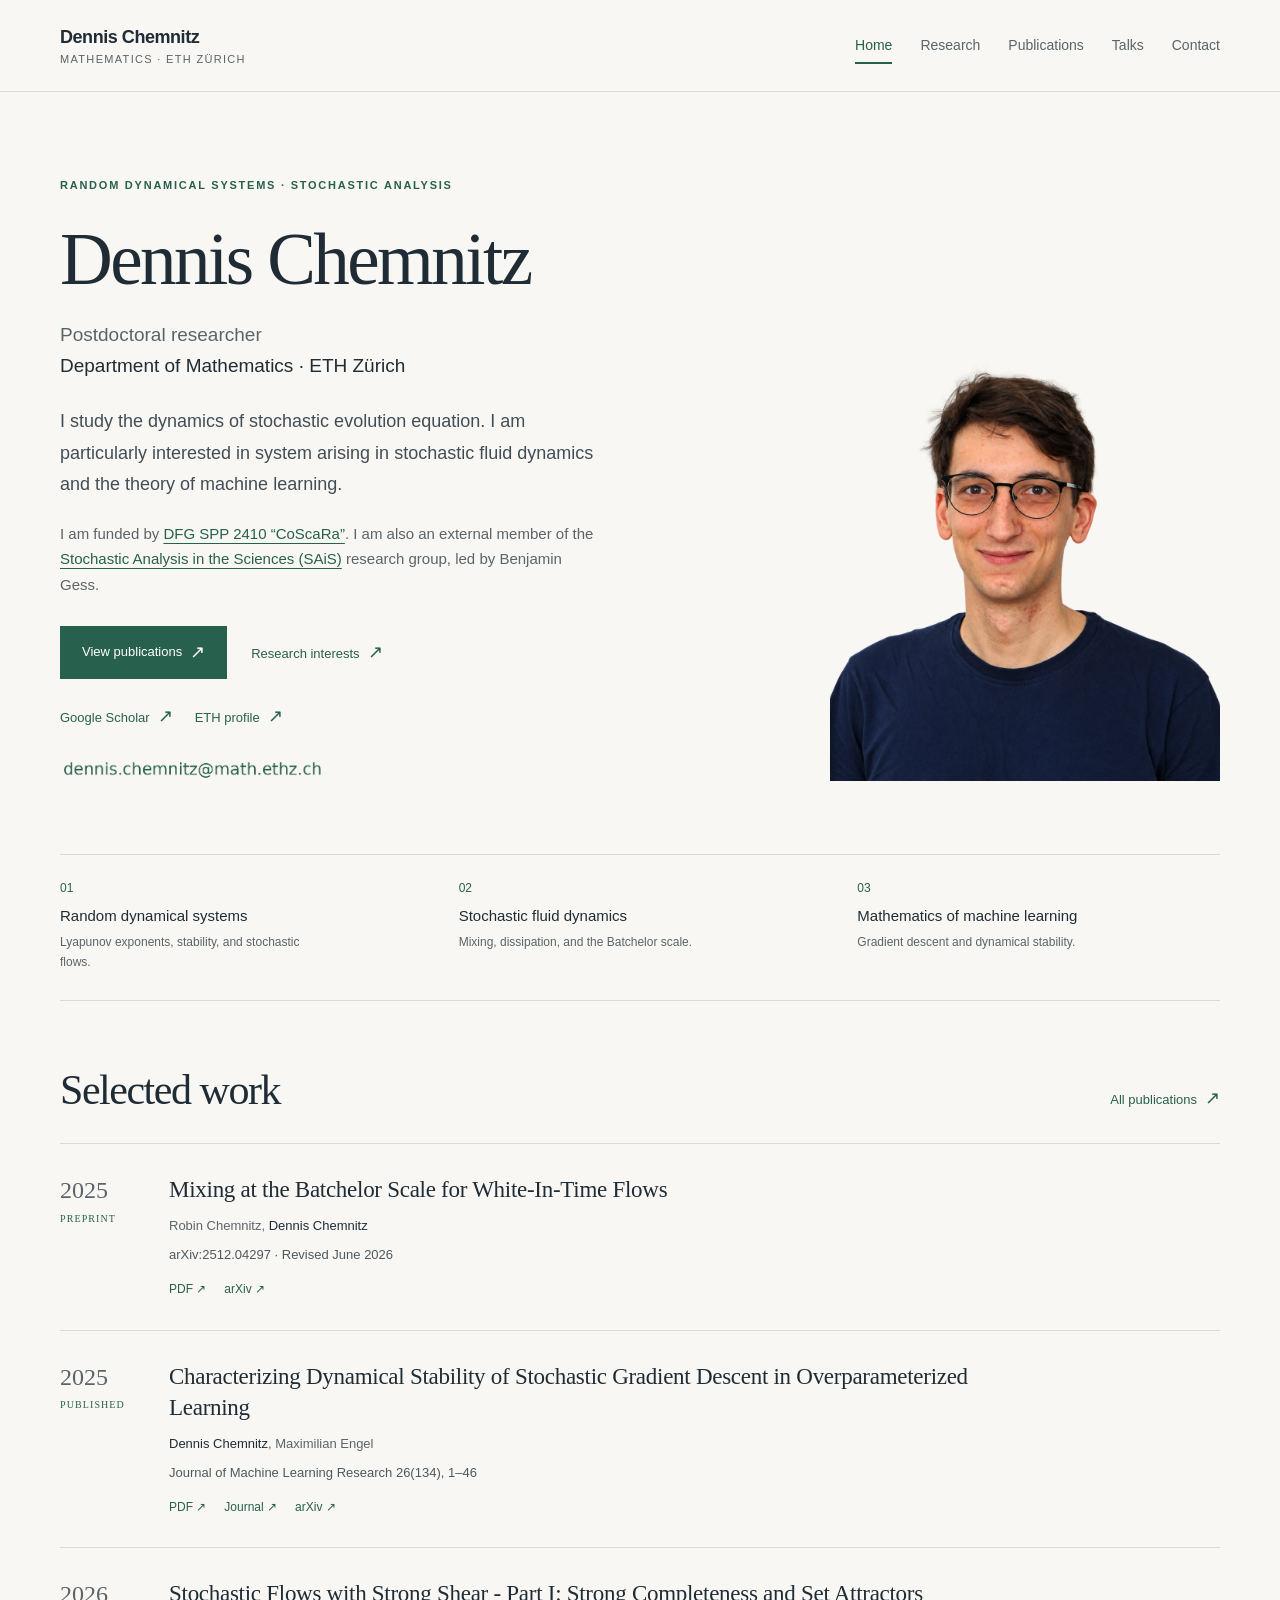
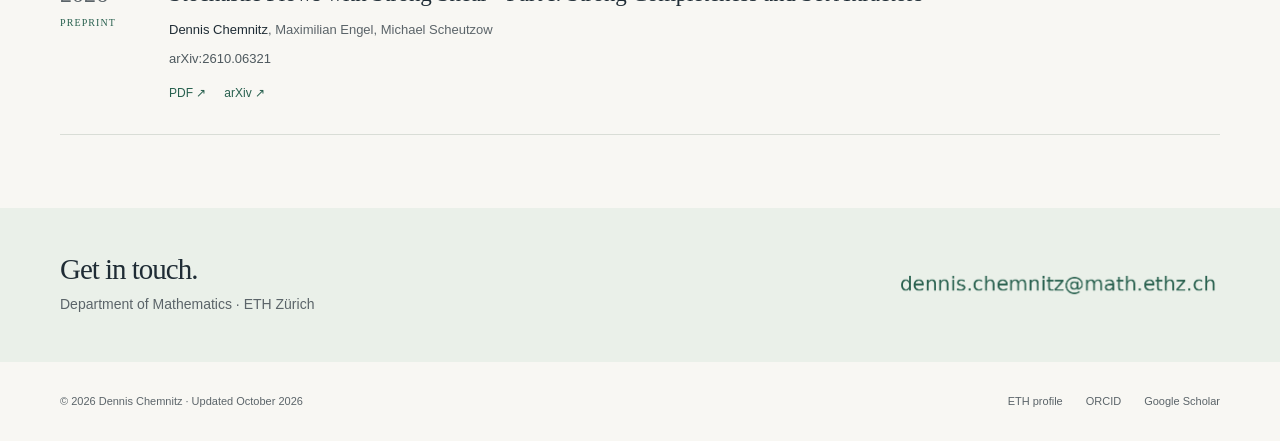
<file: index.html>
<!doctype html>
<html lang="en"><head><meta charset="utf-8"><meta name="viewport" content="width=device-width, initial-scale=1">
<title>Mathematics at ETH Zürich · Dennis Chemnitz</title><meta name="description" content="Dennis Chemnitz is a postdoctoral researcher at ETH Zürich working on random dynamical systems, stochastic fluid dynamics, and mathematics of machine learning.">
<meta name="theme-color" content="#f8f7f3"><meta property="og:title" content="Mathematics at ETH Zürich · Dennis Chemnitz"><meta property="og:description" content="Dennis Chemnitz is a postdoctoral researcher at ETH Zürich working on random dynamical systems, stochastic fluid dynamics, and mathematics of machine learning."><meta property="og:type" content="website">
<link rel="icon" href="assets/favicon.svg" type="image/svg+xml"><link rel="stylesheet" href="assets/site.css"><script src="assets/site.js" defer></script>
<script type="application/ld+json">{"@context": "https://schema.org", "@type": "Person", "name": "Dennis Chemnitz", "jobTitle": "Postdoctoral researcher", "affiliation": {"@type": "Organization", "name": "ETH Zürich, Department of Mathematics", "url": "https://math.ethz.ch/"}, "sameAs": ["https://math.ethz.ch/the-department/people.html?u=dchemnitz", "https://orcid.org/0000-0002-3303-3533", "https://scholar.google.com/citations?user=CZsVEXEAAAAJ&hl=en"]}</script></head><body>
<a class="skip-link" href="#main">Skip to content</a><header class="site-header"><div class="container header-inner">
<a class="wordmark" href="index.html">Dennis Chemnitz<span>Mathematics · ETH Zürich</span></a><nav class="nav-links" aria-label="Main navigation"><a href="index.html" aria-current="page">Home</a><a href="research.html">Research</a><a href="publications.html">Publications</a><a href="talks.html">Talks</a><a href="#contact">Contact</a></nav></div></header>
<main id="main"><div class="container"><section class="hero" aria-labelledby="home-heading"><div class="hero-intro"><p class="eyebrow">Random dynamical systems · Stochastic analysis</p><h1 id="home-heading">Dennis Chemnitz</h1><p class="role">Postdoctoral researcher<br><a href="https://math.ethz.ch/">Department of Mathematics · ETH Zürich</a></p><p class="lead">I study the dynamics of stochastic evolution equation. I am particularly interested in system arising in stochastic fluid dynamics and the theory of machine learning.</p><p class="affiliation-note">I am funded by <a href="https://www.spp2410.uni-stuttgart.de/">DFG SPP 2410 “CoScaRa”</a>. I am also an external member of the <a href="https://www.mis.mpg.de/stochastic-partial-differential-equations">Stochastic Analysis in the Sciences (SAiS)</a> research group, led by Benjamin Gess.</p><div class="hero-links"><a class="button" href="publications.html">View publications <span class="arrow" aria-hidden="true">↗</span></a><a class="text-link" href="research.html">Research interests<span class="arrow" aria-hidden="true">↗</span></a></div><div class="profile-links" aria-label="Academic profiles"><a class="text-link" href="https://scholar.google.com/citations?user=CZsVEXEAAAAJ&hl=en">Google Scholar<span class="arrow" aria-hidden="true">↗</span></a><a class="text-link" href="https://math.ethz.ch/the-department/people.html?u=dchemnitz">ETH profile<span class="arrow" aria-hidden="true">↗</span></a></div><div class="contact-line"><img class="contact-image" src="assets/contact.png" width="649" height="53" alt="Email address shown as an image"></div></div><img class="hero-portrait" src="assets/portrait.png" alt="Portrait of Dennis Chemnitz" width="1448" height="1086"></section>
<div class="research-strip" aria-label="Research areas"><a href="research.html#random-dynamics"><span>01</span><h3>Random dynamical systems</h3><p>Lyapunov exponents, stability, and stochastic flows.</p></a><a href="research.html#fluid-dynamics"><span>02</span><h3>Stochastic fluid dynamics</h3><p>Mixing, dissipation, and the Batchelor scale.</p></a><a href="research.html#machine-learning"><span>03</span><h3>Mathematics of machine learning</h3><p>Gradient descent and dynamical stability.</p></a></div>
<section class="section" aria-labelledby="selected-papers"><div class="section-heading"><h2 id="selected-papers">Selected work</h2><a class="text-link" href="publications.html">All publications<span class="arrow" aria-hidden="true">↗</span></a></div><article class="publication" id="batchelor"><div class="pub-year">2025<div class="pub-label">Preprint</div></div><div><h3 class="pub-title"><a href="https://arxiv.org/abs/2512.04297">Mixing at the Batchelor Scale for White-In-Time Flows</a></h3><p class="authors">Robin Chemnitz, <strong>Dennis Chemnitz</strong></p><p class="venue">arXiv:2512.04297 · Revised June 2026</p><div class="pub-links"><a href="https://arxiv.org/pdf/2512.04297">PDF <span aria-hidden="true">↗</span></a><a href="https://arxiv.org/abs/2512.04297">arXiv <span aria-hidden="true">↗</span></a></div></div></article><article class="publication" id="sgd-stability"><div class="pub-year">2025<div class="pub-label">Published</div></div><div><h3 class="pub-title"><a href="https://jmlr.org/papers/v26/24-1547.html">Characterizing Dynamical Stability of Stochastic Gradient Descent in Overparameterized Learning</a></h3><p class="authors"><strong>Dennis Chemnitz</strong>, Maximilian Engel</p><p class="venue">Journal of Machine Learning Research 26(134), 1–46</p><div class="pub-links"><a href="https://jmlr.org/papers/volume26/24-1547/24-1547.pdf">PDF <span aria-hidden="true">↗</span></a><a href="https://jmlr.org/papers/v26/24-1547.html">Journal <span aria-hidden="true">↗</span></a><a href="https://arxiv.org/abs/2407.20209">arXiv <span aria-hidden="true">↗</span></a></div></div></article><article class="publication" id="strong-shear"><div class="pub-year">2026<div class="pub-label">Preprint</div></div><div><h3 class="pub-title"><a href="https://arxiv.org/abs/2610.06321">Stochastic Flows with Strong Shear - Part I: Strong Completeness and Set Attractors</a></h3><p class="authors"><strong>Dennis Chemnitz</strong>, Maximilian Engel, Michael Scheutzow</p><p class="venue">arXiv:2610.06321</p><div class="pub-links"><a href="https://arxiv.org/pdf/2610.06321">PDF <span aria-hidden="true">↗</span></a><a href="https://arxiv.org/abs/2610.06321">arXiv <span aria-hidden="true">↗</span></a></div></div></article></section></div></main>
<section class="contact-band" id="contact" aria-label="Contact"><div class="container contact-band-inner"><div><h2>Get in touch.</h2><p>Department of Mathematics · ETH Zürich</p></div><img class="contact-image" src="assets/contact.png" width="649" height="53" alt="Email address shown as an image"></div></section>
<footer class="footer"><div class="container footer-inner"><span>© 2026 Dennis Chemnitz · Updated October 2026</span><div class="footer-links"><a href="https://math.ethz.ch/the-department/people.html?u=dchemnitz">ETH profile</a><a href="https://orcid.org/0000-0002-3303-3533">ORCID</a><a href="https://scholar.google.com/citations?user=CZsVEXEAAAAJ&amp;hl=en">Google Scholar</a></div></div></footer></body></html>
</file>
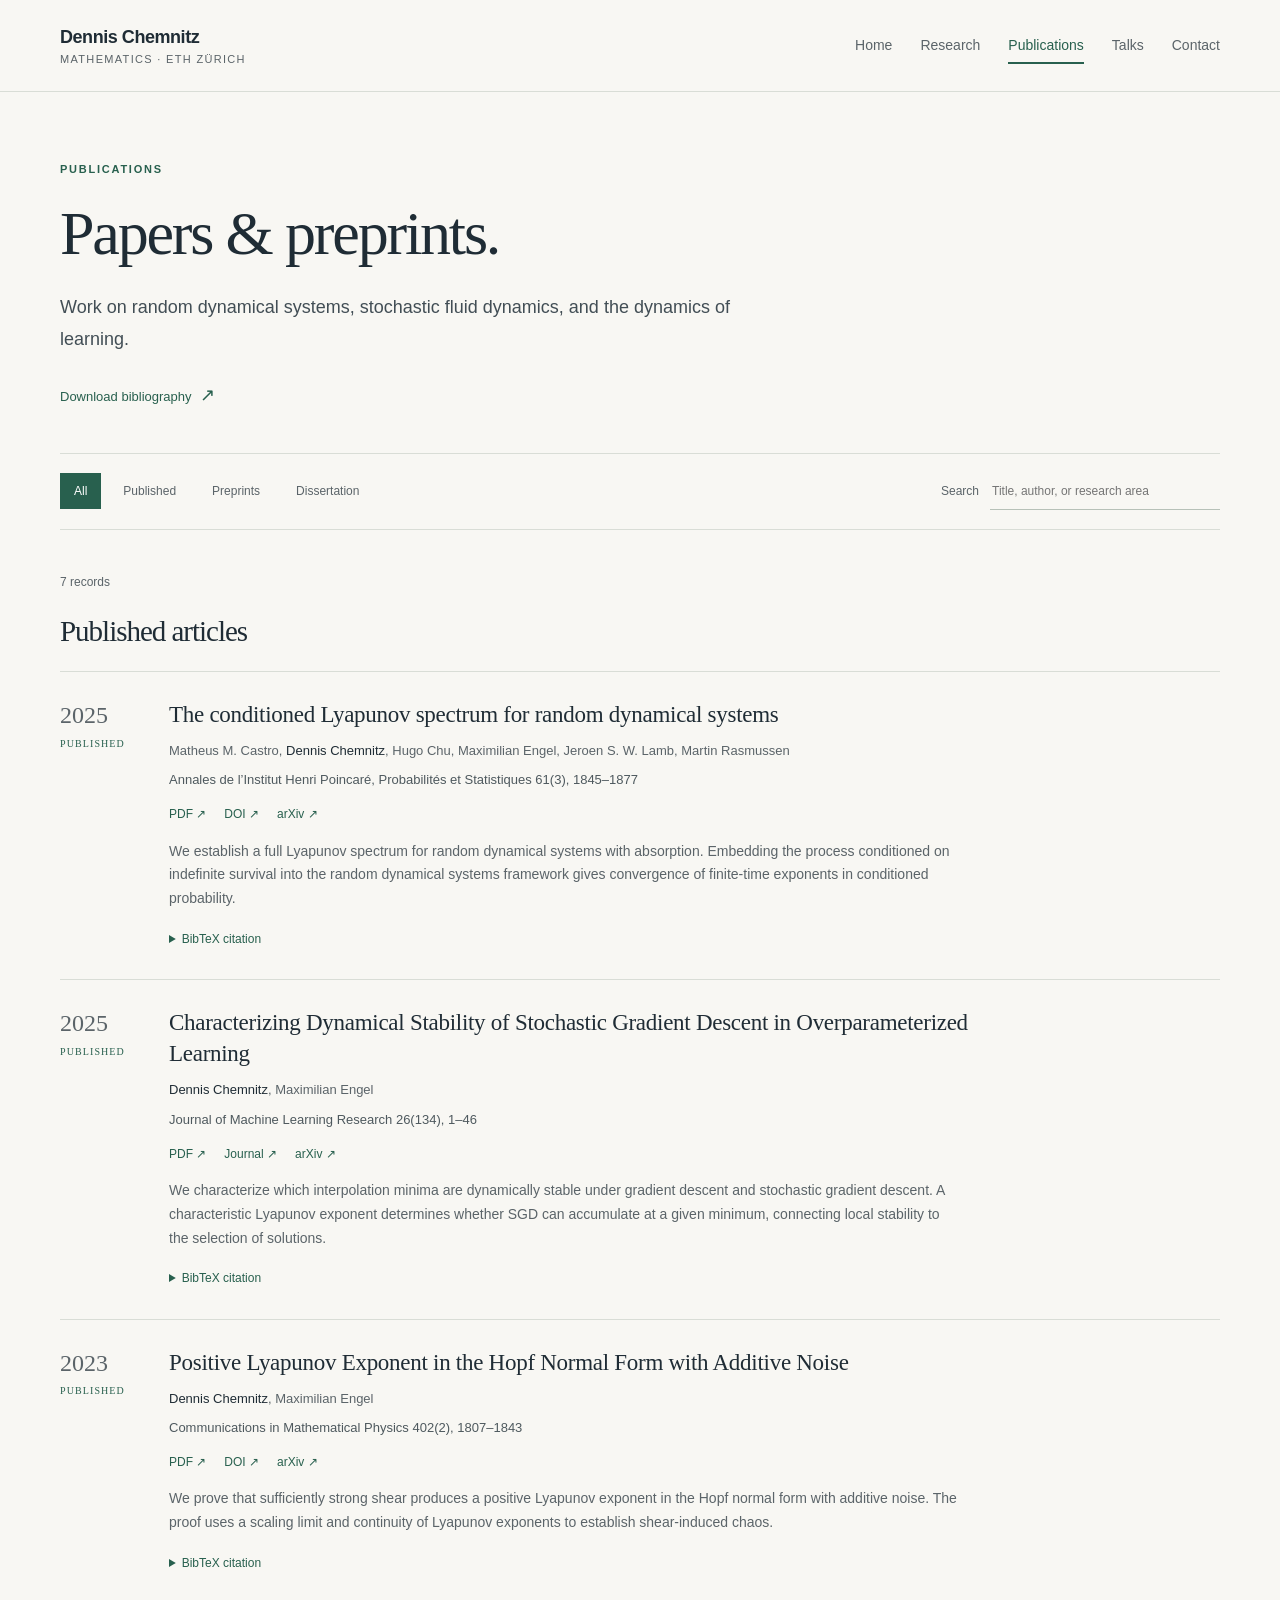
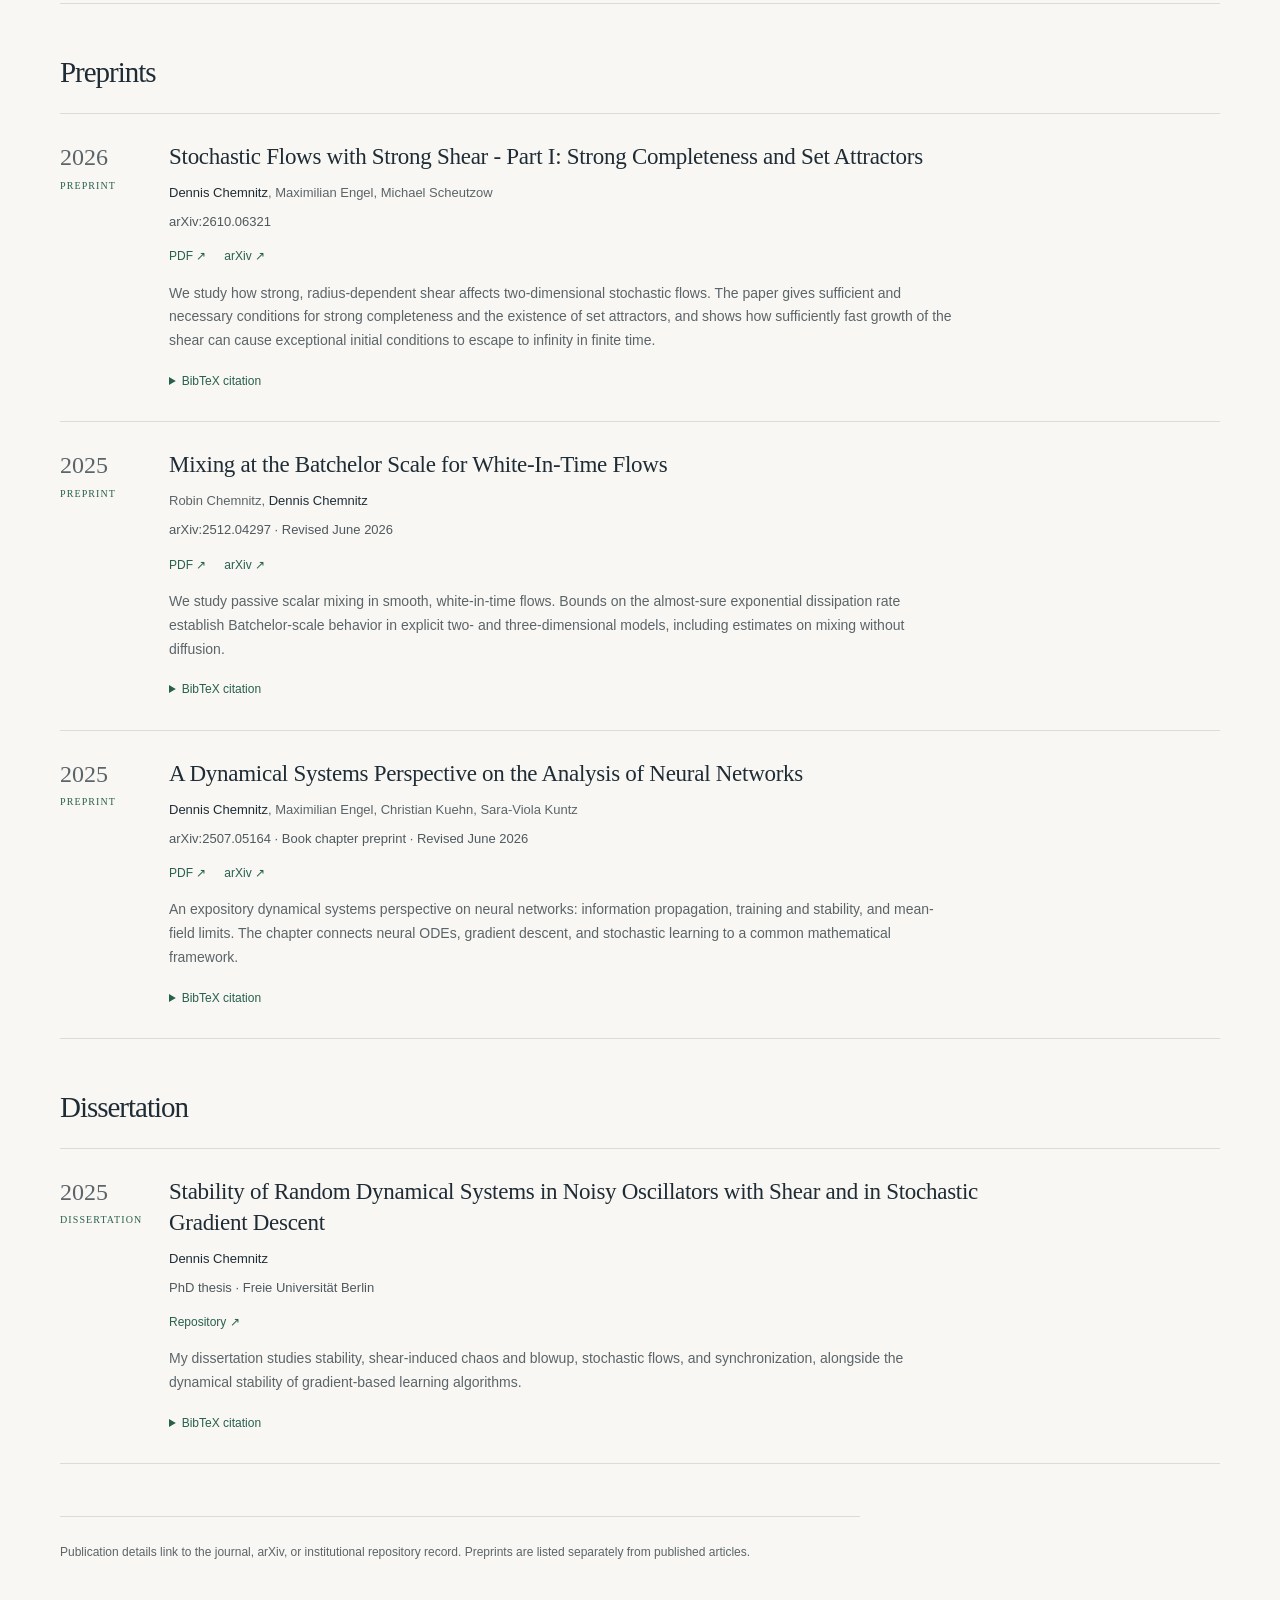
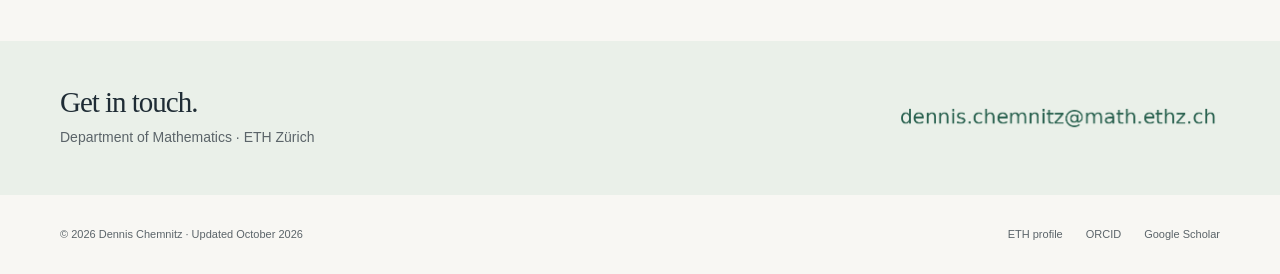
<file: publications.html>
<!doctype html>
<html lang="en"><head><meta charset="utf-8"><meta name="viewport" content="width=device-width, initial-scale=1">
<title>Publications · Dennis Chemnitz</title><meta name="description" content="Journal articles, preprints, and dissertation by Dennis Chemnitz, with PDFs, publication records, and BibTeX citations.">
<meta name="theme-color" content="#f8f7f3"><meta property="og:title" content="Publications · Dennis Chemnitz"><meta property="og:description" content="Journal articles, preprints, and dissertation by Dennis Chemnitz, with PDFs, publication records, and BibTeX citations."><meta property="og:type" content="website">
<link rel="icon" href="assets/favicon.svg" type="image/svg+xml"><link rel="stylesheet" href="assets/site.css"><script src="assets/site.js" defer></script>
<script type="application/ld+json">{"@context": "https://schema.org", "@type": "Person", "name": "Dennis Chemnitz", "jobTitle": "Postdoctoral researcher", "affiliation": {"@type": "Organization", "name": "ETH Zürich, Department of Mathematics", "url": "https://math.ethz.ch/"}, "sameAs": ["https://math.ethz.ch/the-department/people.html?u=dchemnitz", "https://orcid.org/0000-0002-3303-3533", "https://scholar.google.com/citations?user=CZsVEXEAAAAJ&hl=en"]}</script></head><body>
<a class="skip-link" href="#main">Skip to content</a><header class="site-header"><div class="container header-inner">
<a class="wordmark" href="index.html">Dennis Chemnitz<span>Mathematics · ETH Zürich</span></a><nav class="nav-links" aria-label="Main navigation"><a href="index.html">Home</a><a href="research.html">Research</a><a href="publications.html" aria-current="page">Publications</a><a href="talks.html">Talks</a><a href="#contact">Contact</a></nav></div></header>
<main id="main"><div class="container"><header class="page-heading"><p class="eyebrow">Publications</p><h1>Papers & preprints.</h1><p class="lead">Work on random dynamical systems, stochastic fluid dynamics, and the dynamics of learning.</p><div class="page-actions"><a class="text-link" href="assets/publications.bib">Download bibliography<span class="arrow" aria-hidden="true">↗</span></a></div></header><div class="publication-tools hidden-js"><div class="filter-group" role="group" aria-label="Filter by publication type"><button class="filter-button" data-filter="all" aria-pressed="true" type="button">All</button><button class="filter-button" data-filter="article" aria-pressed="false" type="button">Published</button><button class="filter-button" data-filter="preprint" aria-pressed="false" type="button">Preprints</button><button class="filter-button" data-filter="thesis" aria-pressed="false" type="button">Dissertation</button></div><div class="search-wrap"><label for="publication-search">Search</label><input id="publication-search" type="search" placeholder="Title, author, or research area" autocomplete="off"></div></div><p class="result-count" id="result-count" role="status" aria-live="polite" hidden></p><div data-publication-list><section class="publication-group" aria-labelledby="group-article"><h2 id="group-article">Published articles</h2><article class="publication" id="conditioned-spectrum" data-type="article" data-search="The conditioned Lyapunov spectrum for random dynamical systems Matheus M. Castro Dennis Chemnitz Hugo Chu Maximilian Engel Jeroen S. W. Lamb Martin Rasmussen Random dynamical systems Annales de l’Institut Henri Poincaré, Probabilités et Statistiques 61(3), 1845–1877"><div class="pub-year">2025<div class="pub-label">Published</div></div><div><h3 class="pub-title"><a href="https://doi.org/10.1214/24-AIHP1466">The conditioned Lyapunov spectrum for random dynamical systems</a></h3><p class="authors">Matheus M. Castro, <strong>Dennis Chemnitz</strong>, Hugo Chu, Maximilian Engel, Jeroen S. W. Lamb, Martin Rasmussen</p><p class="venue">Annales de l’Institut Henri Poincaré, Probabilités et Statistiques 61(3), 1845–1877</p><div class="pub-links"><a href="https://arxiv.org/pdf/2204.04129">PDF <span aria-hidden="true">↗</span></a><a href="https://doi.org/10.1214/24-AIHP1466">DOI <span aria-hidden="true">↗</span></a><a href="https://arxiv.org/abs/2204.04129">arXiv <span aria-hidden="true">↗</span></a></div><p class="pub-summary">We establish a full Lyapunov spectrum for random dynamical systems with absorption. Embedding the process conditioned on indefinite survival into the random dynamical systems framework gives convergence of finite-time exponents in conditioned probability.</p><details class="pub-details"><summary>BibTeX citation</summary><div class="bib-box"><button type="button" hidden data-copy-bib="bib-conditioned-spectrum" aria-live="polite">Copy BibTeX</button><pre id="bib-conditioned-spectrum">@article{castro2025conditioned,
  author = {Castro, Matheus M. and Chemnitz, Dennis and Chu, Hugo and Engel, Maximilian and Lamb, Jeroen S. W. and Rasmussen, Martin},
  title = {The conditioned {Lyapunov} spectrum for random dynamical systems},
  journal = {Annales de l&#x27;Institut Henri Poincar\&#x27;e, Probabilit\&#x27;es et Statistiques},
  year = {2025},
  volume = {61},
  number = {3},
  pages = {1845--1877},
  doi = {10.1214/24-AIHP1466},
  eprint = {2204.04129},
  archivePrefix = {arXiv}
}</pre></div></details></div></article><article class="publication" id="sgd-stability" data-type="article" data-search="Characterizing Dynamical Stability of Stochastic Gradient Descent in Overparameterized Learning Dennis Chemnitz Maximilian Engel Mathematics of machine learning Journal of Machine Learning Research 26(134), 1–46"><div class="pub-year">2025<div class="pub-label">Published</div></div><div><h3 class="pub-title"><a href="https://jmlr.org/papers/v26/24-1547.html">Characterizing Dynamical Stability of Stochastic Gradient Descent in Overparameterized Learning</a></h3><p class="authors"><strong>Dennis Chemnitz</strong>, Maximilian Engel</p><p class="venue">Journal of Machine Learning Research 26(134), 1–46</p><div class="pub-links"><a href="https://jmlr.org/papers/volume26/24-1547/24-1547.pdf">PDF <span aria-hidden="true">↗</span></a><a href="https://jmlr.org/papers/v26/24-1547.html">Journal <span aria-hidden="true">↗</span></a><a href="https://arxiv.org/abs/2407.20209">arXiv <span aria-hidden="true">↗</span></a></div><p class="pub-summary">We characterize which interpolation minima are dynamically stable under gradient descent and stochastic gradient descent. A characteristic Lyapunov exponent determines whether SGD can accumulate at a given minimum, connecting local stability to the selection of solutions.</p><details class="pub-details"><summary>BibTeX citation</summary><div class="bib-box"><button type="button" hidden data-copy-bib="bib-sgd-stability" aria-live="polite">Copy BibTeX</button><pre id="bib-sgd-stability">@article{chemnitz2025sgdstability,
  author = {Chemnitz, Dennis and Engel, Maximilian},
  title = {Characterizing Dynamical Stability of Stochastic Gradient Descent in Overparameterized Learning},
  journal = {Journal of Machine Learning Research},
  year = {2025},
  volume = {26},
  number = {134},
  pages = {1--46},
  url = {https://jmlr.org/papers/v26/24-1547.html}
}</pre></div></details></div></article><article class="publication" id="hopf" data-type="article" data-search="Positive Lyapunov Exponent in the Hopf Normal Form with Additive Noise Dennis Chemnitz Maximilian Engel Random dynamical systems Communications in Mathematical Physics 402(2), 1807–1843"><div class="pub-year">2023<div class="pub-label">Published</div></div><div><h3 class="pub-title"><a href="https://doi.org/10.1007/s00220-023-04764-z">Positive Lyapunov Exponent in the Hopf Normal Form with Additive Noise</a></h3><p class="authors"><strong>Dennis Chemnitz</strong>, Maximilian Engel</p><p class="venue">Communications in Mathematical Physics 402(2), 1807–1843</p><div class="pub-links"><a href="https://arxiv.org/pdf/2212.06547">PDF <span aria-hidden="true">↗</span></a><a href="https://doi.org/10.1007/s00220-023-04764-z">DOI <span aria-hidden="true">↗</span></a><a href="https://arxiv.org/abs/2212.06547">arXiv <span aria-hidden="true">↗</span></a></div><p class="pub-summary">We prove that sufficiently strong shear produces a positive Lyapunov exponent in the Hopf normal form with additive noise. The proof uses a scaling limit and continuity of Lyapunov exponents to establish shear-induced chaos.</p><details class="pub-details"><summary>BibTeX citation</summary><div class="bib-box"><button type="button" hidden data-copy-bib="bib-hopf" aria-live="polite">Copy BibTeX</button><pre id="bib-hopf">@article{chemnitz2023hopf,
  author = {Chemnitz, Dennis and Engel, Maximilian},
  title = {Positive {Lyapunov} Exponent in the {Hopf} Normal Form with Additive Noise},
  journal = {Communications in Mathematical Physics},
  year = {2023},
  volume = {402},
  number = {2},
  pages = {1807--1843},
  doi = {10.1007/s00220-023-04764-z},
  eprint = {2212.06547},
  archivePrefix = {arXiv}
}</pre></div></details></div></article></section><section class="publication-group" aria-labelledby="group-preprint"><h2 id="group-preprint">Preprints</h2><article class="publication" id="strong-shear" data-type="preprint" data-search="Stochastic Flows with Strong Shear - Part I: Strong Completeness and Set Attractors Dennis Chemnitz Maximilian Engel Michael Scheutzow Random dynamical systems arXiv:2610.06321"><div class="pub-year">2026<div class="pub-label">Preprint</div></div><div><h3 class="pub-title"><a href="https://arxiv.org/abs/2610.06321">Stochastic Flows with Strong Shear - Part I: Strong Completeness and Set Attractors</a></h3><p class="authors"><strong>Dennis Chemnitz</strong>, Maximilian Engel, Michael Scheutzow</p><p class="venue">arXiv:2610.06321</p><div class="pub-links"><a href="https://arxiv.org/pdf/2610.06321">PDF <span aria-hidden="true">↗</span></a><a href="https://arxiv.org/abs/2610.06321">arXiv <span aria-hidden="true">↗</span></a></div><p class="pub-summary">We study how strong, radius-dependent shear affects two-dimensional stochastic flows. The paper gives sufficient and necessary conditions for strong completeness and the existence of set attractors, and shows how sufficiently fast growth of the shear can cause exceptional initial conditions to escape to infinity in finite time.</p><details class="pub-details"><summary>BibTeX citation</summary><div class="bib-box"><button type="button" hidden data-copy-bib="bib-strong-shear" aria-live="polite">Copy BibTeX</button><pre id="bib-strong-shear">@misc{chemnitz2026strongshear,
  author = {Chemnitz, Dennis and Engel, Maximilian and Scheutzow, Michael},
  title = {Stochastic Flows with Strong Shear - Part I: Strong Completeness and Set Attractors},
  year = {2026},
  eprint = {2610.06321},
  archivePrefix = {arXiv},
  primaryClass = {math.PR},
  url = {https://arxiv.org/abs/2610.06321}
}</pre></div></details></div></article><article class="publication" id="batchelor" data-type="preprint" data-search="Mixing at the Batchelor Scale for White-In-Time Flows Robin Chemnitz Dennis Chemnitz Stochastic fluid dynamics arXiv:2512.04297"><div class="pub-year">2025<div class="pub-label">Preprint</div></div><div><h3 class="pub-title"><a href="https://arxiv.org/abs/2512.04297">Mixing at the Batchelor Scale for White-In-Time Flows</a></h3><p class="authors">Robin Chemnitz, <strong>Dennis Chemnitz</strong></p><p class="venue">arXiv:2512.04297 · Revised June 2026</p><div class="pub-links"><a href="https://arxiv.org/pdf/2512.04297">PDF <span aria-hidden="true">↗</span></a><a href="https://arxiv.org/abs/2512.04297">arXiv <span aria-hidden="true">↗</span></a></div><p class="pub-summary">We study passive scalar mixing in smooth, white-in-time flows. Bounds on the almost-sure exponential dissipation rate establish Batchelor-scale behavior in explicit two- and three-dimensional models, including estimates on mixing without diffusion.</p><details class="pub-details"><summary>BibTeX citation</summary><div class="bib-box"><button type="button" hidden data-copy-bib="bib-batchelor" aria-live="polite">Copy BibTeX</button><pre id="bib-batchelor">@misc{chemnitz2025batchelor,
  author = {Chemnitz, Robin and Chemnitz, Dennis},
  title = {Mixing at the {Batchelor} Scale for White-In-Time Flows},
  year = {2025},
  eprint = {2512.04297},
  archivePrefix = {arXiv},
  primaryClass = {math.PR},
  doi = {10.48550/arXiv.2512.04297},
  url = {https://arxiv.org/abs/2512.04297}
}</pre></div></details></div></article><article class="publication" id="neural-networks" data-type="preprint" data-search="A Dynamical Systems Perspective on the Analysis of Neural Networks Dennis Chemnitz Maximilian Engel Christian Kuehn Sara-Viola Kuntz Mathematics of machine learning arXiv:2507.05164 · Book chapter preprint"><div class="pub-year">2025<div class="pub-label">Preprint</div></div><div><h3 class="pub-title"><a href="https://arxiv.org/abs/2507.05164">A Dynamical Systems Perspective on the Analysis of Neural Networks</a></h3><p class="authors"><strong>Dennis Chemnitz</strong>, Maximilian Engel, Christian Kuehn, Sara-Viola Kuntz</p><p class="venue">arXiv:2507.05164 · Book chapter preprint · Revised June 2026</p><div class="pub-links"><a href="https://arxiv.org/pdf/2507.05164">PDF <span aria-hidden="true">↗</span></a><a href="https://arxiv.org/abs/2507.05164">arXiv <span aria-hidden="true">↗</span></a></div><p class="pub-summary">An expository dynamical systems perspective on neural networks: information propagation, training and stability, and mean-field limits. The chapter connects neural ODEs, gradient descent, and stochastic learning to a common mathematical framework.</p><details class="pub-details"><summary>BibTeX citation</summary><div class="bib-box"><button type="button" hidden data-copy-bib="bib-neural-networks" aria-live="polite">Copy BibTeX</button><pre id="bib-neural-networks">@misc{chemnitz2025neuralnetworks,
  author = {Chemnitz, Dennis and Engel, Maximilian and Kuehn, Christian and Kuntz, Sara-Viola},
  title = {A Dynamical Systems Perspective on the Analysis of Neural Networks},
  year = {2025},
  eprint = {2507.05164},
  archivePrefix = {arXiv},
  primaryClass = {math.DS},
  doi = {10.48550/arXiv.2507.05164},
  url = {https://arxiv.org/abs/2507.05164}
}</pre></div></details></div></article></section><section class="publication-group" aria-labelledby="group-thesis"><h2 id="group-thesis">Dissertation</h2><article class="publication" id="dissertation" data-type="thesis" data-search="Stability of Random Dynamical Systems in Noisy Oscillators with Shear and in Stochastic Gradient Descent Dennis Chemnitz Random dynamical systems PhD thesis · Freie Universität Berlin"><div class="pub-year">2025<div class="pub-label">Dissertation</div></div><div><h3 class="pub-title"><a href="https://refubium.fu-berlin.de/handle/fub188/47549">Stability of Random Dynamical Systems in Noisy Oscillators with Shear and in Stochastic Gradient Descent</a></h3><p class="authors"><strong>Dennis Chemnitz</strong></p><p class="venue">PhD thesis · Freie Universität Berlin</p><div class="pub-links"><a href="https://refubium.fu-berlin.de/handle/fub188/47549">Repository <span aria-hidden="true">↗</span></a></div><p class="pub-summary">My dissertation studies stability, shear-induced chaos and blowup, stochastic flows, and synchronization, alongside the dynamical stability of gradient-based learning algorithms.</p><details class="pub-details"><summary>BibTeX citation</summary><div class="bib-box"><button type="button" hidden data-copy-bib="bib-dissertation" aria-live="polite">Copy BibTeX</button><pre id="bib-dissertation">@phdthesis{chemnitz2025thesis,
  author = {Chemnitz, Dennis},
  title = {Stability of Random Dynamical Systems in Noisy Oscillators with Shear and in Stochastic Gradient Descent},
  school = {Freie Universit\&quot;at Berlin},
  year = {2025},
  doi = {10.17169/refubium-47267},
  url = {https://refubium.fu-berlin.de/handle/fub188/47549}
}</pre></div></details></div></article></section></div><div id="empty-state" class="empty-state" hidden><p>No publications match your search.</p><button type="button" class="filter-button" id="clear-search">Clear filters</button></div><p class="source-note">Publication details link to the journal, arXiv, or institutional repository record. Preprints are listed separately from published articles.</p></div></main>
<section class="contact-band" id="contact" aria-label="Contact"><div class="container contact-band-inner"><div><h2>Get in touch.</h2><p>Department of Mathematics · ETH Zürich</p></div><img class="contact-image" src="assets/contact.png" width="649" height="53" alt="Email address shown as an image"></div></section>
<footer class="footer"><div class="container footer-inner"><span>© 2026 Dennis Chemnitz · Updated October 2026</span><div class="footer-links"><a href="https://math.ethz.ch/the-department/people.html?u=dchemnitz">ETH profile</a><a href="https://orcid.org/0000-0002-3303-3533">ORCID</a><a href="https://scholar.google.com/citations?user=CZsVEXEAAAAJ&amp;hl=en">Google Scholar</a></div></div></footer></body></html>
</file>
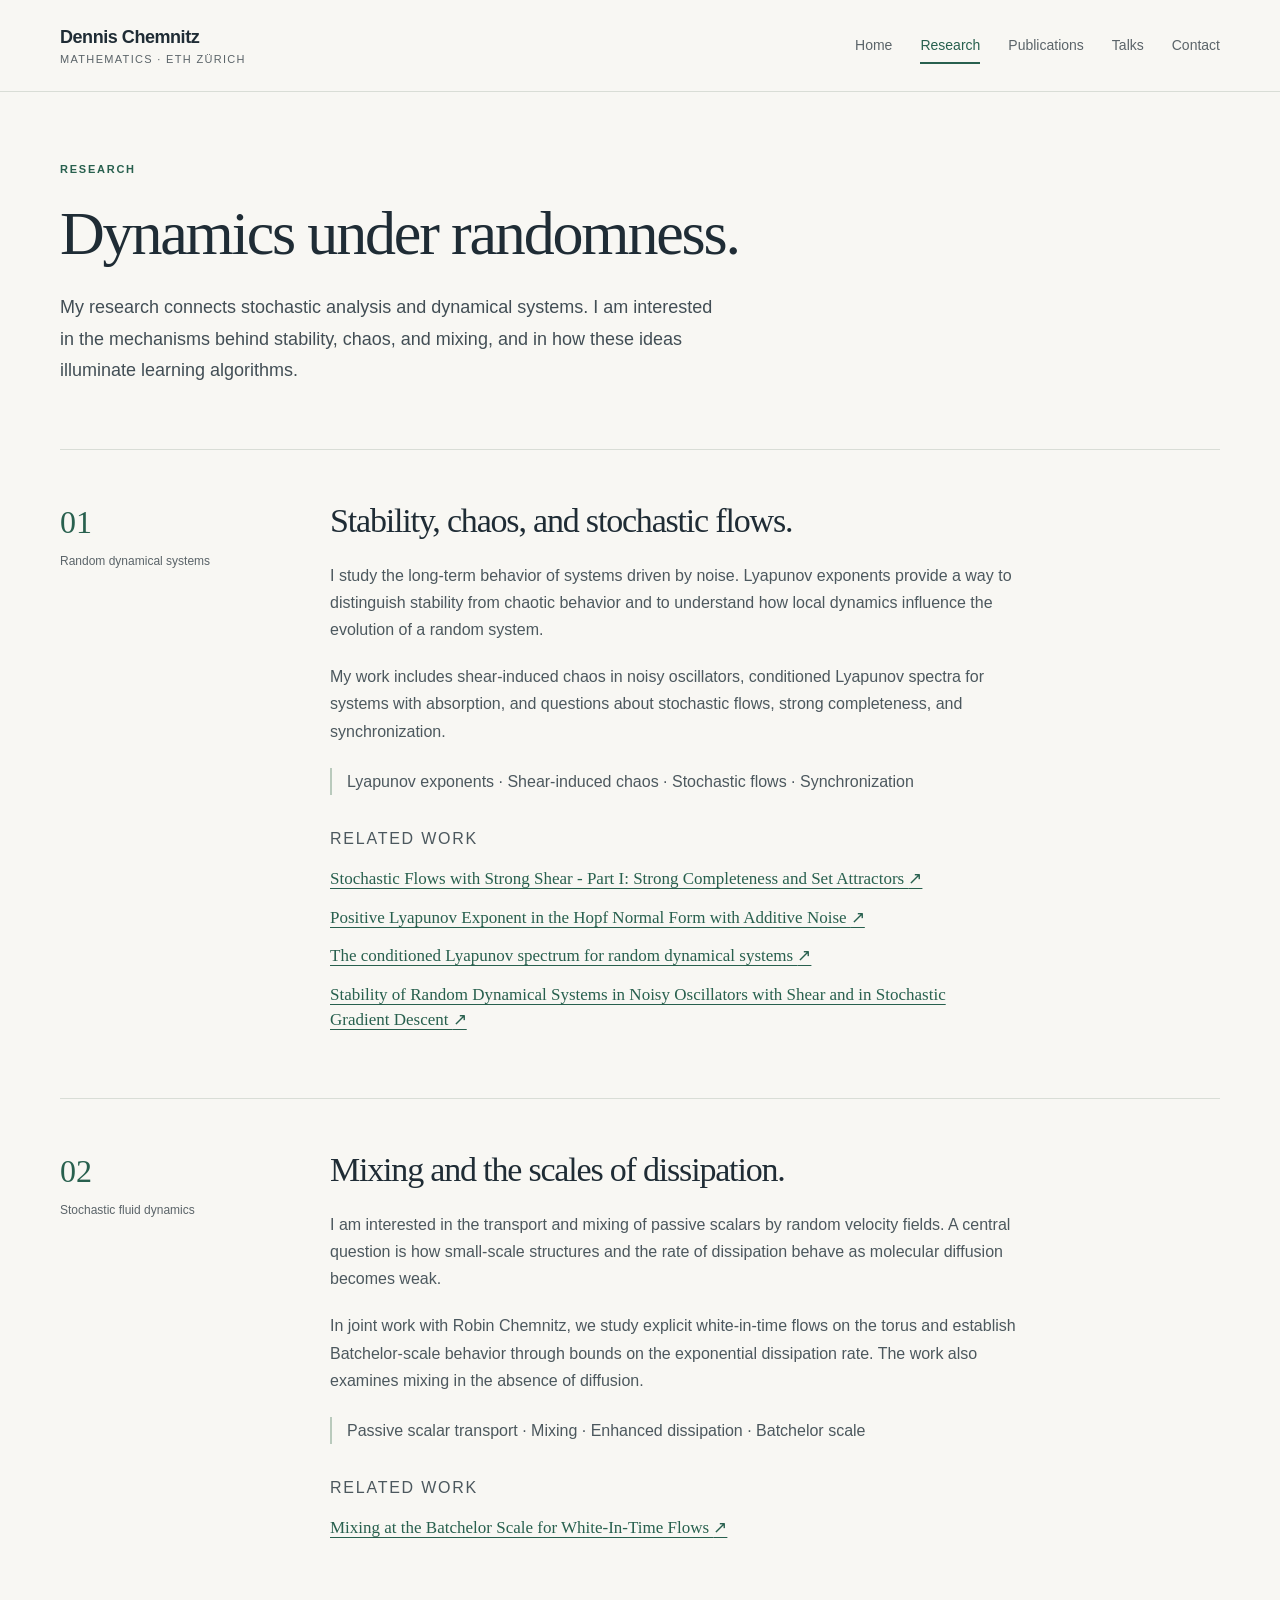
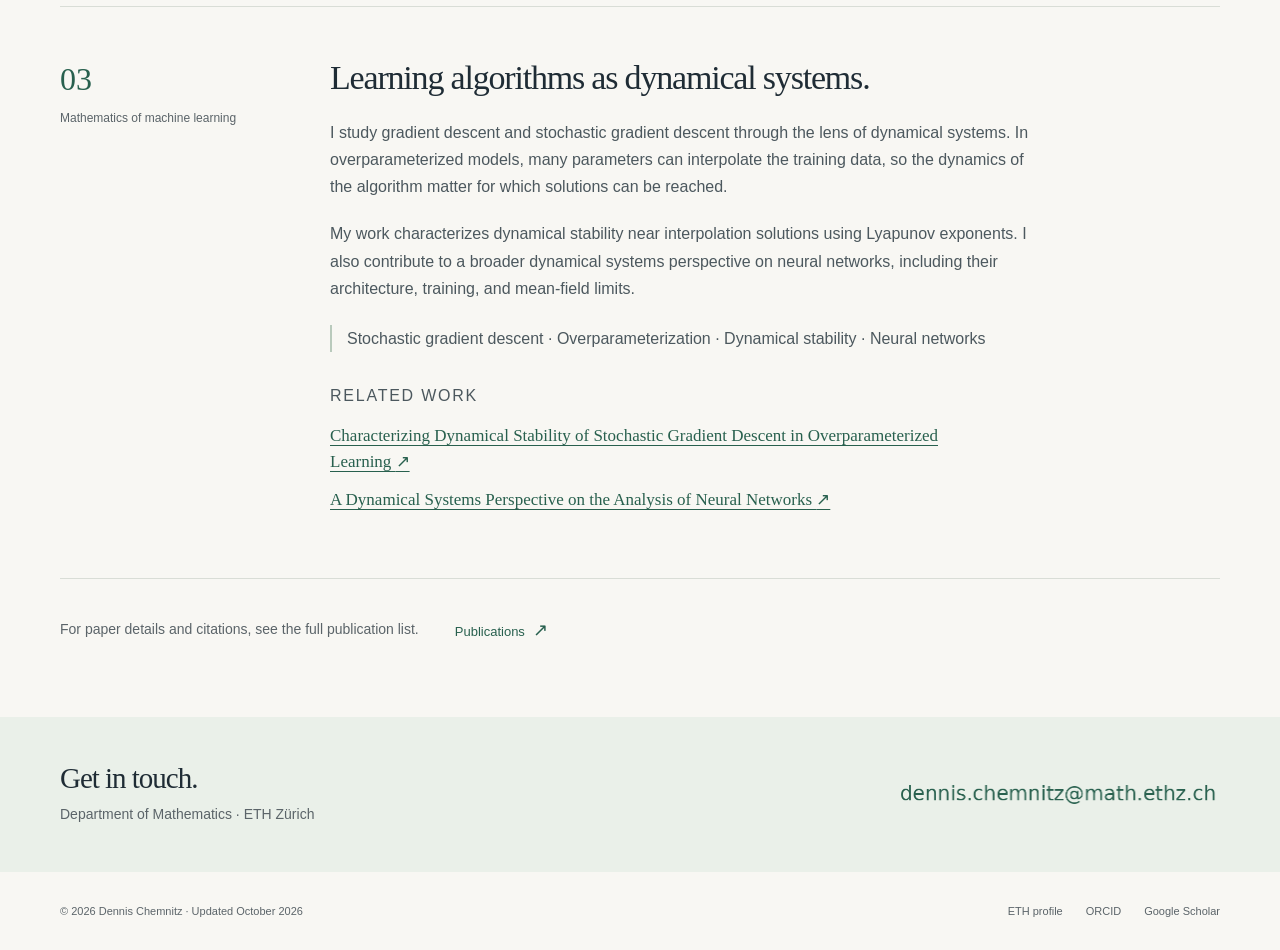
<file: research.html>
<!doctype html>
<html lang="en"><head><meta charset="utf-8"><meta name="viewport" content="width=device-width, initial-scale=1">
<title>Research · Dennis Chemnitz</title><meta name="description" content="Research in random dynamical systems, stochastic fluid dynamics, and the mathematics of machine learning.">
<meta name="theme-color" content="#f8f7f3"><meta property="og:title" content="Research · Dennis Chemnitz"><meta property="og:description" content="Research in random dynamical systems, stochastic fluid dynamics, and the mathematics of machine learning."><meta property="og:type" content="website">
<link rel="icon" href="assets/favicon.svg" type="image/svg+xml"><link rel="stylesheet" href="assets/site.css"><script src="assets/site.js" defer></script>
<script type="application/ld+json">{"@context": "https://schema.org", "@type": "Person", "name": "Dennis Chemnitz", "jobTitle": "Postdoctoral researcher", "affiliation": {"@type": "Organization", "name": "ETH Zürich, Department of Mathematics", "url": "https://math.ethz.ch/"}, "sameAs": ["https://math.ethz.ch/the-department/people.html?u=dchemnitz", "https://orcid.org/0000-0002-3303-3533", "https://scholar.google.com/citations?user=CZsVEXEAAAAJ&hl=en"]}</script></head><body>
<a class="skip-link" href="#main">Skip to content</a><header class="site-header"><div class="container header-inner">
<a class="wordmark" href="index.html">Dennis Chemnitz<span>Mathematics · ETH Zürich</span></a><nav class="nav-links" aria-label="Main navigation"><a href="index.html">Home</a><a href="research.html" aria-current="page">Research</a><a href="publications.html">Publications</a><a href="talks.html">Talks</a><a href="#contact">Contact</a></nav></div></header>
<main id="main"><div class="container"><header class="page-heading"><p class="eyebrow">Research</p><h1>Dynamics under randomness.</h1><p class="lead">My research connects stochastic analysis and dynamical systems. I am interested in the mechanisms behind stability, chaos, and mixing, and in how these ideas illuminate learning algorithms.</p></header><section class="research-block" id="random-dynamics" aria-labelledby="heading-random-dynamics"><div class="research-label"><span>01</span>Random dynamical systems</div><div class="research-content"><h2 id="heading-random-dynamics">Stability, chaos, and stochastic flows.</h2><p>I study the long-term behavior of systems driven by noise. Lyapunov exponents provide a way to distinguish stability from chaotic behavior and to understand how local dynamics influence the evolution of a random system.</p><p>My work includes shear-induced chaos in noisy oscillators, conditioned Lyapunov spectra for systems with absorption, and questions about stochastic flows, strong completeness, and synchronization.</p><p class="research-topics">Lyapunov exponents · Shear-induced chaos · Stochastic flows · Synchronization</p><p class="related-heading">Related work</p><a class="related-paper" href="publications.html#strong-shear">Stochastic Flows with Strong Shear - Part I: Strong Completeness and Set Attractors <span aria-hidden="true">↗</span></a><a class="related-paper" href="publications.html#hopf">Positive Lyapunov Exponent in the Hopf Normal Form with Additive Noise <span aria-hidden="true">↗</span></a><a class="related-paper" href="publications.html#conditioned-spectrum">The conditioned Lyapunov spectrum for random dynamical systems <span aria-hidden="true">↗</span></a><a class="related-paper" href="publications.html#dissertation">Stability of Random Dynamical Systems in Noisy Oscillators with Shear and in Stochastic Gradient Descent <span aria-hidden="true">↗</span></a></div></section><section class="research-block" id="fluid-dynamics" aria-labelledby="heading-fluid-dynamics"><div class="research-label"><span>02</span>Stochastic fluid dynamics</div><div class="research-content"><h2 id="heading-fluid-dynamics">Mixing and the scales of dissipation.</h2><p>I am interested in the transport and mixing of passive scalars by random velocity fields. A central question is how small-scale structures and the rate of dissipation behave as molecular diffusion becomes weak.</p><p>In joint work with Robin Chemnitz, we study explicit white-in-time flows on the torus and establish Batchelor-scale behavior through bounds on the exponential dissipation rate. The work also examines mixing in the absence of diffusion.</p><p class="research-topics">Passive scalar transport · Mixing · Enhanced dissipation · Batchelor scale</p><p class="related-heading">Related work</p><a class="related-paper" href="publications.html#batchelor">Mixing at the Batchelor Scale for White-In-Time Flows <span aria-hidden="true">↗</span></a></div></section><section class="research-block" id="machine-learning" aria-labelledby="heading-machine-learning"><div class="research-label"><span>03</span>Mathematics of machine learning</div><div class="research-content"><h2 id="heading-machine-learning">Learning algorithms as dynamical systems.</h2><p>I study gradient descent and stochastic gradient descent through the lens of dynamical systems. In overparameterized models, many parameters can interpolate the training data, so the dynamics of the algorithm matter for which solutions can be reached.</p><p>My work characterizes dynamical stability near interpolation solutions using Lyapunov exponents. I also contribute to a broader dynamical systems perspective on neural networks, including their architecture, training, and mean-field limits.</p><p class="research-topics">Stochastic gradient descent · Overparameterization · Dynamical stability · Neural networks</p><p class="related-heading">Related work</p><a class="related-paper" href="publications.html#sgd-stability">Characterizing Dynamical Stability of Stochastic Gradient Descent in Overparameterized Learning <span aria-hidden="true">↗</span></a><a class="related-paper" href="publications.html#neural-networks">A Dynamical Systems Perspective on the Analysis of Neural Networks <span aria-hidden="true">↗</span></a></div></section><div class="research-end"><p>For paper details and citations, see the full publication list.</p><a class="text-link" href="publications.html">Publications<span class="arrow" aria-hidden="true">↗</span></a></div></div></main>
<section class="contact-band" id="contact" aria-label="Contact"><div class="container contact-band-inner"><div><h2>Get in touch.</h2><p>Department of Mathematics · ETH Zürich</p></div><img class="contact-image" src="assets/contact.png" width="649" height="53" alt="Email address shown as an image"></div></section>
<footer class="footer"><div class="container footer-inner"><span>© 2026 Dennis Chemnitz · Updated October 2026</span><div class="footer-links"><a href="https://math.ethz.ch/the-department/people.html?u=dchemnitz">ETH profile</a><a href="https://orcid.org/0000-0002-3303-3533">ORCID</a><a href="https://scholar.google.com/citations?user=CZsVEXEAAAAJ&amp;hl=en">Google Scholar</a></div></div></footer></body></html>
</file>
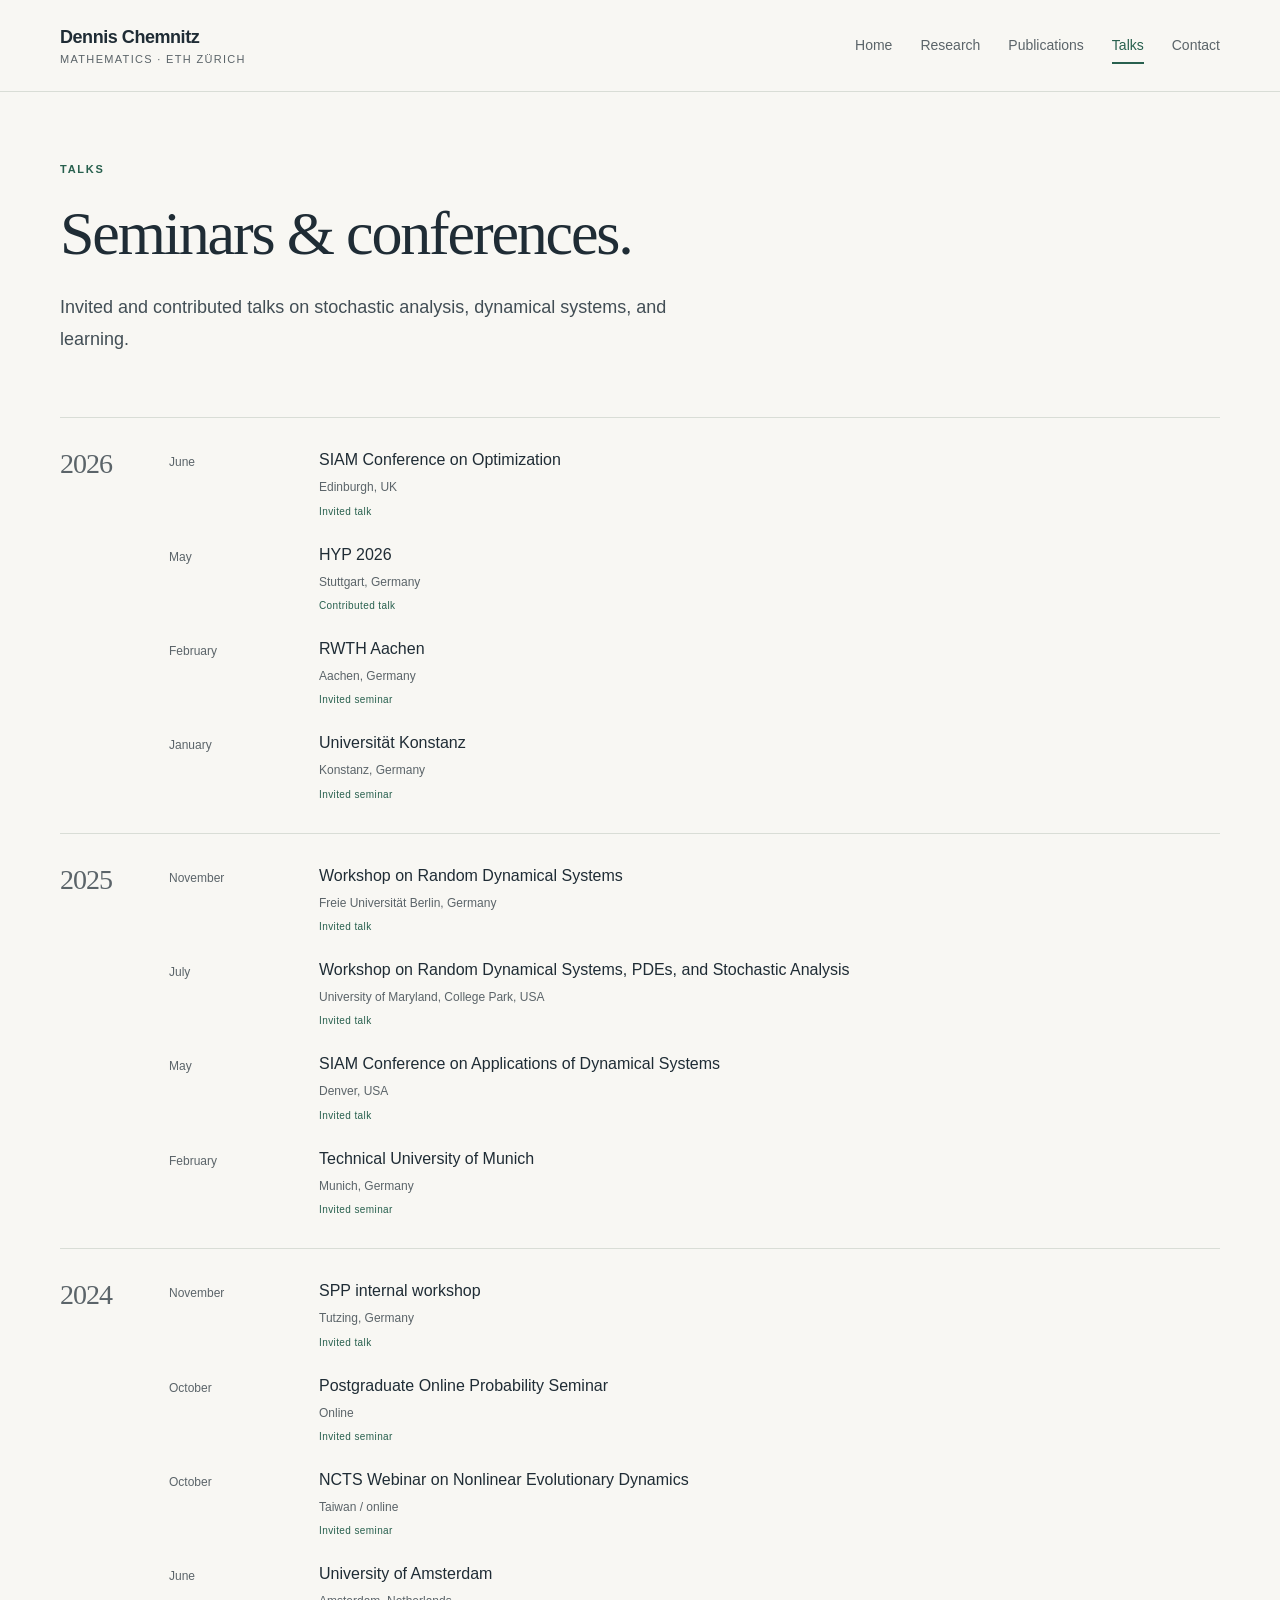
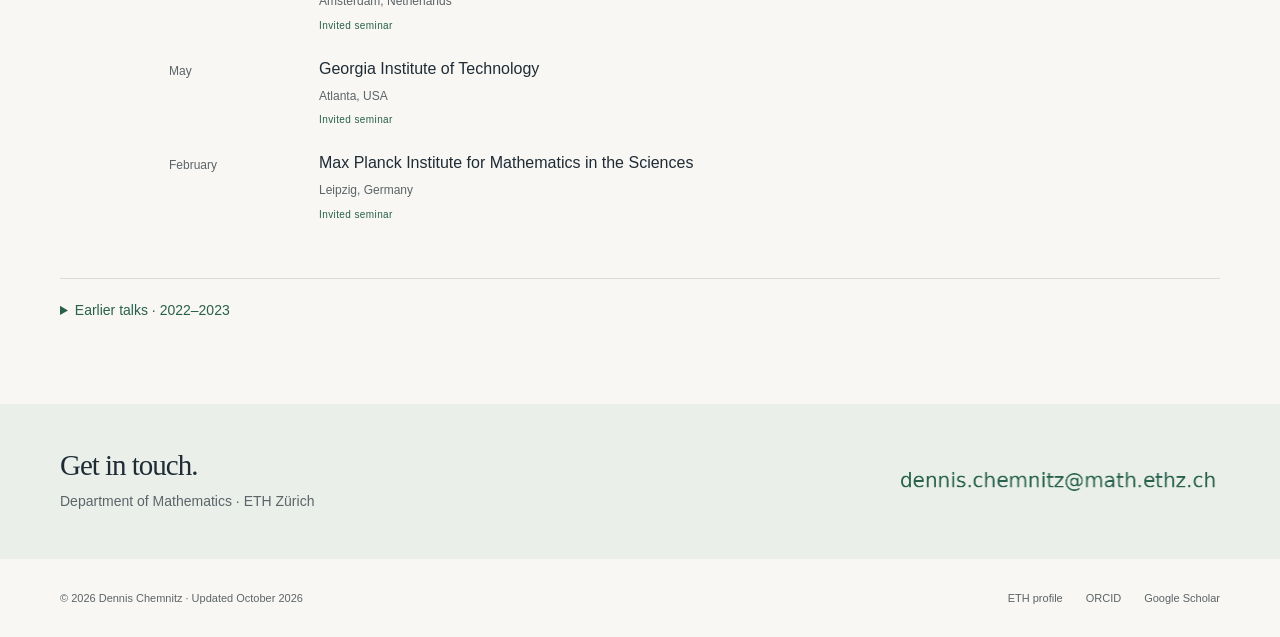
<file: talks.html>
<!doctype html>
<html lang="en"><head><meta charset="utf-8"><meta name="viewport" content="width=device-width, initial-scale=1">
<title>Talks · Dennis Chemnitz</title><meta name="description" content="Invited and contributed seminars and conference talks by Dennis Chemnitz.">
<meta name="theme-color" content="#f8f7f3"><meta property="og:title" content="Talks · Dennis Chemnitz"><meta property="og:description" content="Invited and contributed seminars and conference talks by Dennis Chemnitz."><meta property="og:type" content="website">
<link rel="icon" href="assets/favicon.svg" type="image/svg+xml"><link rel="stylesheet" href="assets/site.css"><script src="assets/site.js" defer></script>
<script type="application/ld+json">{"@context": "https://schema.org", "@type": "Person", "name": "Dennis Chemnitz", "jobTitle": "Postdoctoral researcher", "affiliation": {"@type": "Organization", "name": "ETH Zürich, Department of Mathematics", "url": "https://math.ethz.ch/"}, "sameAs": ["https://math.ethz.ch/the-department/people.html?u=dchemnitz", "https://orcid.org/0000-0002-3303-3533", "https://scholar.google.com/citations?user=CZsVEXEAAAAJ&hl=en"]}</script></head><body>
<a class="skip-link" href="#main">Skip to content</a><header class="site-header"><div class="container header-inner">
<a class="wordmark" href="index.html">Dennis Chemnitz<span>Mathematics · ETH Zürich</span></a><nav class="nav-links" aria-label="Main navigation"><a href="index.html">Home</a><a href="research.html">Research</a><a href="publications.html">Publications</a><a href="talks.html" aria-current="page">Talks</a><a href="#contact">Contact</a></nav></div></header>
<main id="main"><div class="container"><header class="page-heading"><p class="eyebrow">Talks</p><h1>Seminars & conferences.</h1><p class="lead">Invited and contributed talks on stochastic analysis, dynamical systems, and learning.</p></header><section class="talk-group" aria-labelledby="talks-2026"><h2 id="talks-2026">2026</h2><div><div class="talk-row"><div class="talk-date">June</div><div><h3 class="talk-event">SIAM Conference on Optimization</h3><p class="talk-meta">Edinburgh, UK</p><div class="talk-kind">Invited talk</div></div></div><div class="talk-row"><div class="talk-date">May</div><div><h3 class="talk-event">HYP 2026</h3><p class="talk-meta">Stuttgart, Germany</p><div class="talk-kind">Contributed talk</div></div></div><div class="talk-row"><div class="talk-date">February</div><div><h3 class="talk-event">RWTH Aachen</h3><p class="talk-meta">Aachen, Germany</p><div class="talk-kind">Invited seminar</div></div></div><div class="talk-row"><div class="talk-date">January</div><div><h3 class="talk-event">Universität Konstanz</h3><p class="talk-meta">Konstanz, Germany</p><div class="talk-kind">Invited seminar</div></div></div></div></section><section class="talk-group" aria-labelledby="talks-2025"><h2 id="talks-2025">2025</h2><div><div class="talk-row"><div class="talk-date">November</div><div><h3 class="talk-event">Workshop on Random Dynamical Systems</h3><p class="talk-meta">Freie Universität Berlin, Germany</p><div class="talk-kind">Invited talk</div></div></div><div class="talk-row"><div class="talk-date">July</div><div><h3 class="talk-event">Workshop on Random Dynamical Systems, PDEs, and Stochastic Analysis</h3><p class="talk-meta">University of Maryland, College Park, USA</p><div class="talk-kind">Invited talk</div></div></div><div class="talk-row"><div class="talk-date">May</div><div><h3 class="talk-event">SIAM Conference on Applications of Dynamical Systems</h3><p class="talk-meta">Denver, USA</p><div class="talk-kind">Invited talk</div></div></div><div class="talk-row"><div class="talk-date">February</div><div><h3 class="talk-event">Technical University of Munich</h3><p class="talk-meta">Munich, Germany</p><div class="talk-kind">Invited seminar</div></div></div></div></section><section class="talk-group" aria-labelledby="talks-2024"><h2 id="talks-2024">2024</h2><div><div class="talk-row"><div class="talk-date">November</div><div><h3 class="talk-event">SPP internal workshop</h3><p class="talk-meta">Tutzing, Germany</p><div class="talk-kind">Invited talk</div></div></div><div class="talk-row"><div class="talk-date">October</div><div><h3 class="talk-event">Postgraduate Online Probability Seminar</h3><p class="talk-meta">Online</p><div class="talk-kind">Invited seminar</div></div></div><div class="talk-row"><div class="talk-date">October</div><div><h3 class="talk-event">NCTS Webinar on Nonlinear Evolutionary Dynamics</h3><p class="talk-meta">Taiwan / online</p><div class="talk-kind">Invited seminar</div></div></div><div class="talk-row"><div class="talk-date">June</div><div><h3 class="talk-event">University of Amsterdam</h3><p class="talk-meta">Amsterdam, Netherlands</p><div class="talk-kind">Invited seminar</div></div></div><div class="talk-row"><div class="talk-date">May</div><div><h3 class="talk-event">Georgia Institute of Technology</h3><p class="talk-meta">Atlanta, USA</p><div class="talk-kind">Invited seminar</div></div></div><div class="talk-row"><div class="talk-date">February</div><div><h3 class="talk-event">Max Planck Institute for Mathematics in the Sciences</h3><p class="talk-meta">Leipzig, Germany</p><div class="talk-kind">Invited seminar</div></div></div></div></section><details class="earlier-talks"><summary>Earlier talks · 2022–2023</summary><section class="talk-group" aria-labelledby="talks-2023"><h2 id="talks-2023">2023</h2><div><div class="talk-row"><div class="talk-date">November</div><div><h3 class="talk-event">SPP internal workshop</h3><p class="talk-meta">Tutzing, Germany</p><div class="talk-kind">Invited talk</div></div></div><div class="talk-row"><div class="talk-date">August</div><div><h3 class="talk-event">International Congress on Industrial and Applied Mathematics (ICIAM)</h3><p class="talk-meta">Tokyo, Japan</p><div class="talk-kind">Invited talk</div></div></div><div class="talk-row"><div class="talk-date">June</div><div><h3 class="talk-event">Berlin Mathematical School ‘What Is?’ seminar</h3><p class="talk-meta">Berlin, Germany</p><div class="talk-kind">Invited talk</div></div></div><div class="talk-row"><div class="talk-date">February</div><div><h3 class="talk-event">Berlin Mathematical School student conference</h3><p class="talk-meta">Berlin, Germany</p><div class="talk-kind">Invited talk</div></div></div></div></section><section class="talk-group" aria-labelledby="talks-2022"><h2 id="talks-2022">2022</h2><div><div class="talk-row"><div class="talk-date">September</div><div><h3 class="talk-event">Annual Meeting of the German Mathematical Society</h3><p class="talk-meta">Berlin, Germany</p><div class="talk-kind">Invited talk</div></div></div><div class="talk-row"><div class="talk-date">August</div><div><h3 class="talk-event">Critical Transitions and Nonautonomous Bifurcations</h3><p class="talk-meta">Near Burghausen, Germany</p><div class="talk-kind">Contributed talk</div></div></div><div class="talk-row"><div class="talk-date">April</div><div><h3 class="talk-event">Pólya Urns, Stochastic Approximation and Quasi-stationary Distributions: New Developments</h3><p class="talk-meta">Bath, UK</p><div class="talk-kind">Invited talk</div></div></div><div class="talk-row"><div class="talk-date">March</div><div><h3 class="talk-event">NCTS Webinar on Nonlinear Evolutionary Dynamics</h3><p class="talk-meta">Taiwan / online</p><div class="talk-kind">Invited seminar</div></div></div></div></section></details></div></main>
<section class="contact-band" id="contact" aria-label="Contact"><div class="container contact-band-inner"><div><h2>Get in touch.</h2><p>Department of Mathematics · ETH Zürich</p></div><img class="contact-image" src="assets/contact.png" width="649" height="53" alt="Email address shown as an image"></div></section>
<footer class="footer"><div class="container footer-inner"><span>© 2026 Dennis Chemnitz · Updated October 2026</span><div class="footer-links"><a href="https://math.ethz.ch/the-department/people.html?u=dchemnitz">ETH profile</a><a href="https://orcid.org/0000-0002-3303-3533">ORCID</a><a href="https://scholar.google.com/citations?user=CZsVEXEAAAAJ&amp;hl=en">Google Scholar</a></div></div></footer></body></html>
</file>
<file: assets/site.css>
:root{--paper:#f8f7f3;--white:#fff;--ink:#1f2c35;--muted:#5b6469;--green:#28604e;--line:#d9ddd6;--wash:#eaf0e9;--rust:#956144;--serif:Georgia,"Times New Roman",serif;--sans:"Helvetica Neue",Arial,sans-serif}
*{box-sizing:border-box}html{scroll-behavior:smooth;scroll-padding-top:100px}body{margin:0;background:var(--paper);color:var(--ink);font:16px/1.7 var(--sans);-webkit-font-smoothing:antialiased}a{color:var(--green);text-underline-offset:4px;text-decoration-thickness:1px}a:hover{color:var(--ink)}button,input{font:inherit}button{cursor:pointer}a,button,input,summary{-webkit-tap-highlight-color:transparent}a:focus-visible,button:focus-visible,input:focus-visible,summary:focus-visible{outline:2px solid var(--green);outline-offset:5px}::selection{background:#d1e1d3}h1,h2,h3,p{margin-top:0}h1,h2,h3{font-weight:400}h1,h2{font-family:var(--serif);letter-spacing:-.035em;line-height:1.12}h1{font-size:clamp(46px,6.6vw,78px);margin-bottom:24px}h2{font-size:clamp(29px,3.4vw,42px)}h3{font-size:21px;line-height:1.35}p{margin-bottom:20px}.container{max-width:1160px;width:calc(100% - 112px);margin:auto}.skip-link{position:fixed;top:-100px;left:24px;z-index:10;padding:10px 16px;background:var(--white)}.skip-link:focus{top:12px}.site-header{border-bottom:1px solid var(--line);background:var(--paper)}.header-inner{min-height:91px;display:flex;align-items:center;justify-content:space-between;gap:26px}.wordmark{font-size:18px;font-weight:600;letter-spacing:-.025em;color:var(--ink);text-decoration:none}.wordmark span{display:block;color:var(--muted);font-size:11px;font-weight:400;letter-spacing:.12em;text-transform:uppercase;margin-top:-2px}.nav-links{display:flex;align-items:center;gap:28px}.nav-links a{color:var(--muted);text-decoration:none;font-size:14px;position:relative;padding:10px 0}.nav-links a:hover,.nav-links a[aria-current="page"]{color:var(--green)}.nav-links a[aria-current="page"]:after{content:"";position:absolute;bottom:3px;left:0;right:0;height:2px;background:var(--green)}.nav-links .nav-email{font-size:12px;text-transform:uppercase;letter-spacing:.08em;padding-left:24px;border-left:1px solid var(--line);color:var(--green)}.eyebrow{font-size:11px;font-weight:600;letter-spacing:.16em;text-transform:uppercase;color:var(--green);margin:0 0 24px}.hero{display:grid;grid-template-columns:1.36fr 1fr;gap:28px;align-items:center;padding:84px 0 73px;position:relative}.hero-intro{max-width:620px}.hero h1{white-space:nowrap;font-size:clamp(48px,5.8vw,73px);margin-bottom:20px}.role{font-size:19px;color:var(--muted);line-height:1.6;margin-bottom:25px}.role a{text-decoration:none;color:var(--ink)}.lead{font-size:19px;line-height:1.75;max-width:670px;color:#424e55}.hero .lead{font-size:18px;max-width:540px}.hero-art{width:100%;max-width:440px;justify-self:end;opacity:.92;aspect-ratio:1}.hero-links{display:flex;flex-wrap:wrap;align-items:center;gap:24px;margin-top:29px}.button{display:inline-flex;justify-content:center;align-items:center;min-height:46px;background:var(--green);color:white;text-decoration:none;padding:10px 21px;border:1px solid var(--green);font-size:13px}.button:hover{background:var(--ink);color:white;border-color:var(--ink)}.text-link{font-size:13px;font-weight:500;text-decoration:none}.arrow{font-size:18px;margin-left:8px;display:inline-block}.contact-line{margin-top:28px;font-size:14px}.contact-line a{color:var(--muted);text-decoration:none;border-bottom:1px solid #b6beb7}.research-strip{border-top:1px solid var(--line);border-bottom:1px solid var(--line);display:grid;grid-template-columns:repeat(3,1fr);padding:27px 0;gap:36px}.research-strip a{color:var(--ink);text-decoration:none;display:block}.research-strip a:hover h3{color:var(--green)}.research-strip span{color:var(--green);font:12px/1 var(--sans);display:block;margin-bottom:12px}.research-strip h3{font-size:15px;margin:0 0 7px;font-weight:500}.research-strip p{font-size:12px;line-height:1.65;color:var(--muted);margin:0;max-width:260px}.section{padding:66px 0}.section-heading{display:flex;align-items:baseline;justify-content:space-between;gap:28px;margin-bottom:29px}.section-heading h2{margin:0}.section-heading .text-link{white-space:nowrap}.publication{position:relative;display:grid;grid-template-columns:85px 1fr;gap:24px;padding:30px 0;border-top:1px solid var(--line)}.publication:last-child{border-bottom:1px solid var(--line)}.pub-year{font:24px/1.4 var(--serif);color:var(--muted)}.pub-label{font-size:10px;text-transform:uppercase;letter-spacing:.11em;color:var(--green);margin:4px 0 0}.pub-title{font:23px/1.35 var(--serif);letter-spacing:-.012em;margin-bottom:10px;max-width:850px}.pub-title a{color:var(--ink);text-decoration:none}.pub-title a:hover{color:var(--green)}.authors{font-size:13px;color:var(--muted);margin:0 0 7px;line-height:1.7}.authors strong{font-weight:500;color:var(--ink)}.venue{font-size:13px;margin:0 0 13px;color:#4e595e}.pub-links{display:flex;flex-wrap:wrap;gap:18px;align-items:center}.pub-links a,.pub-links summary{font-size:12px;text-decoration:none;color:var(--green)}.pub-summary{font-size:14px;line-height:1.7;max-width:790px;margin:15px 0 0;color:var(--muted)}.pub-details{margin-top:15px}.pub-details summary{font-size:12px;color:var(--green);width:max-content;cursor:pointer;padding:3px 0}.pub-details[open] summary{margin-bottom:14px}.bib-box{padding:18px 20px;background:var(--wash);position:relative;max-width:850px}.bib-box pre{white-space:pre-wrap;overflow-wrap:anywhere;font:11px/1.6 "Courier New",monospace;margin:0}.bib-box button{border:1px solid #bdcabe;color:var(--green);background:transparent;font-size:11px;padding:6px 10px;margin:0 0 12px}.contact-band{background:var(--wash);padding:45px 0;margin:7px 0 0}.contact-band-inner{display:flex;align-items:center;justify-content:space-between;gap:30px}.contact-band h2{font-size:29px;margin:0 0 8px}.contact-band p{font-size:14px;margin:0;color:var(--muted)}.contact-band a{font-size:17px}.footer{padding:30px 0}.footer-inner{display:flex;align-items:center;justify-content:space-between;gap:28px;font-size:11px;color:var(--muted)}.footer-links{display:flex;gap:23px}.footer a{color:var(--muted);text-decoration:none}.page-heading{padding:68px 0 42px;max-width:820px}.page-heading h1{font-size:clamp(42px,5vw,62px)}.page-heading .lead{font-size:18px}.page-heading .eyebrow{margin-bottom:20px}.page-actions{display:flex;gap:24px;align-items:center;margin-top:25px}.research-block{display:grid;grid-template-columns:220px 1fr;gap:50px;padding:52px 0;border-top:1px solid var(--line)}.research-label{font-size:12px;color:var(--muted)}.research-label span{font-family:var(--serif);display:block;font-size:32px;color:var(--green);line-height:1.3;margin-bottom:8px}.research-content h2{font-size:34px;max-width:630px;margin-bottom:22px}.research-content>p{max-width:700px;font-size:16px;color:#4c585e}.research-topics{font-size:12px;color:var(--green);border-left:2px solid #b9cabc;padding-left:15px;margin:23px 0 30px}.related-heading{font-size:11px;letter-spacing:.11em;text-transform:uppercase;color:var(--muted);margin-bottom:14px}.related-paper{font:17px/1.5 var(--serif);display:block;margin:13px 0;max-width:670px}.research-end{border-top:1px solid var(--line);padding:36px 0 65px;display:flex;gap:36px;align-items:center}.research-end p{margin:0;color:var(--muted);font-size:14px}.publication-tools{border-top:1px solid var(--line);border-bottom:1px solid var(--line);padding:19px 0;display:flex;gap:28px;justify-content:space-between;align-items:center;margin-bottom:42px}.filter-group{display:flex;flex-wrap:wrap;gap:8px}.filter-button{border:1px solid transparent;background:transparent;padding:6px 13px;color:var(--muted);font-size:12px;min-height:36px}.filter-button[aria-pressed="true"]{background:var(--green);border-color:var(--green);color:white}.search-wrap{display:flex;align-items:center;gap:11px}.search-wrap label{font-size:12px;color:var(--muted)}.search-wrap input{background:transparent;border:0;border-bottom:1px solid #b7c1b8;padding:8px 2px;color:var(--ink);font-size:12px;width:230px;max-width:100%;border-radius:0}.publication-group{margin-bottom:52px}.publication-group h2{font-size:29px;margin-bottom:24px}.publication-group .publication{padding:27px 0}.result-count{font-size:12px;color:var(--muted);margin:0 0 22px}.empty-state{padding:35px 0 70px;color:var(--muted);font-size:15px}.source-note{font-size:12px;color:var(--muted);padding:25px 0 58px;border-top:1px solid var(--line);max-width:800px}.talk-group{display:grid;grid-template-columns:85px 1fr;gap:24px;padding:30px 0;border-top:1px solid var(--line)}.talk-group h2{font-size:28px;color:var(--muted)}.talk-row{display:grid;grid-template-columns:130px 1fr;gap:20px;padding:0 0 23px}.talk-row:last-child{padding-bottom:0}.talk-date{font-size:12px;color:var(--muted);padding-top:4px}.talk-event{font-size:16px;line-height:1.5;margin:0 0 5px}.talk-meta{font-size:12px;color:var(--muted);margin:0}.talk-kind{font-size:10px;letter-spacing:.04em;color:var(--green);margin-top:5px}.earlier-talks{margin:25px 0 62px}.earlier-talks>summary{font-size:14px;color:var(--green);cursor:pointer;padding:20px 0;border-top:1px solid var(--line)}.timeline-section{display:grid;grid-template-columns:220px 1fr;gap:50px;padding:36px 0;border-top:1px solid var(--line)}.timeline-section h2{font-size:26px}.timeline-entry{display:grid;grid-template-columns:150px 1fr;gap:24px;margin:0 0 24px}.timeline-entry:last-child{margin:0}.timeline-date{font-size:12px;color:var(--muted);padding-top:5px}.timeline-entry h3{font-size:16px;margin:0 0 5px}.timeline-entry p{font-size:13px;margin:0;color:var(--muted)}.timeline-entry .small-note{font-size:12px;margin-top:8px}.contact-profile{display:grid;grid-template-columns:1fr 1fr;gap:50px;padding:30px 0 65px}.contact-profile h2{font-size:30px}.contact-profile p{font-size:14px}.contact-profile .email-large{font-size:18px;overflow-wrap:anywhere}.profile-links{display:flex;flex-wrap:wrap;gap:24px;font-size:13px}.hidden-js{display:none}[hidden]{display:none!important}.not-found{padding:90px 0 120px}.not-found h1{font-size:62px}
.hero-portrait{display:block;width:100%;max-width:390px;height:420px;object-fit:cover;object-position:center bottom;justify-self:end;align-self:end}.contact-image{display:block;width:324px;max-width:100%;height:auto;user-select:none}.contact-line .contact-image{width:265px}.contact-band .contact-image{width:324px}
.affiliation-note{font-size:15px;line-height:1.7;color:var(--muted);max-width:540px}
.profile-links{display:flex;flex-wrap:wrap;align-items:center;gap:22px;margin-top:22px}

@media(min-width:1400px){.hero{padding:98px 0 88px}}
@media(max-width:1080px){.container{width:calc(100% - 72px)}.nav-links{gap:20px}.nav-links .nav-email{display:none}.hero h1{font-size:59px}.hero{grid-template-columns:1.4fr 1fr;gap:0}.hero-art{opacity:.7}.timeline-section,.research-block{grid-template-columns:170px 1fr;gap:32px}.timeline-entry{grid-template-columns:125px 1fr;gap:18px}}
@media(max-width:800px){.container{width:calc(100% - 48px)}.header-inner{min-height:82px;gap:20px;align-items:center}.wordmark{font-size:16px}.nav-links{gap:16px}.nav-links a{font-size:12px}.hero{padding:62px 0 50px;grid-template-columns:1fr;max-width:680px}.hero h1{font-size:clamp(46px,8vw,65px);white-space:normal}.hero-art{display:none}.hero-intro{max-width:620px}.hero .lead{max-width:600px}.research-strip{gap:23px}.research-strip h3{font-size:14px}.research-strip p{font-size:12px}.research-block{grid-template-columns:1fr;gap:20px;padding:37px 0}.research-label span{display:inline-block;margin:0 15px 0 0;font-size:21px}.research-label{display:flex;align-items:center}.research-content h2{font-size:30px}.section{padding:50px 0}.pub-title{font-size:21px}.contact-band-inner{align-items:flex-start;flex-direction:column;gap:15px}.contact-band a{font-size:16px}.timeline-section{grid-template-columns:1fr;gap:17px}.timeline-section h2{margin-bottom:0}.publication-tools{flex-direction:column;align-items:flex-start;gap:12px}.search-wrap{width:100%}.search-wrap input{flex:1;width:auto}.page-heading{padding:50px 0 30px}.contact-profile{grid-template-columns:1fr;gap:20px}.research-end{align-items:flex-start;flex-direction:column;gap:15px}.footer-inner{align-items:flex-start;flex-direction:column;gap:14px}}
@media(max-width:540px){body{font-size:15px}.container{width:calc(100% - 36px)}.header-inner{padding:17px 0 9px;display:block}.wordmark{display:block;margin-bottom:10px}.wordmark span{display:none}.nav-links{justify-content:space-between;gap:8px}.nav-links a{font-size:12px;padding:8px 0}.hero{padding:42px 0 40px}.hero h1{font-size:48px;line-height:1.05}.eyebrow{font-size:10px;margin-bottom:22px}.role{font-size:17px;margin-bottom:20px}.hero .lead{font-size:16px}.hero-links{gap:20px}.contact-line{font-size:12px;margin-top:23px}.research-strip{grid-template-columns:1fr;gap:0;padding:8px 0}.research-strip a{position:relative;padding:18px 0 18px 36px}.research-strip a+a{border-top:1px solid var(--line)}.research-strip span{position:absolute;left:0;top:23px}.research-strip h3{font-size:14px;margin-bottom:4px}.research-strip p{max-width:100%}.section-heading{align-items:flex-start;gap:15px}.section-heading h2{font-size:29px}.section-heading .text-link{font-size:11px;padding-top:8px}.publication{grid-template-columns:1fr;gap:9px;padding:24px 0}.pub-year{font:12px/1.5 var(--sans);display:flex;gap:12px;align-items:center}.pub-label{margin:0;font-size:9px}.pub-title{font-size:21px}.authors,.venue{font-size:12px}.pub-summary{font-size:13px}.page-heading h1{font-size:44px}.page-heading .lead{font-size:16px}.filter-group{gap:2px}.filter-button{padding:6px 11px;font-size:11px}.talk-group{grid-template-columns:1fr;gap:12px}.talk-group h2{font-size:25px;margin-bottom:4px}.talk-row{grid-template-columns:1fr;gap:3px;padding-bottom:23px}.talk-date{font-size:11px}.talk-event{font-size:15px}.timeline-entry{grid-template-columns:1fr;gap:4px;margin-bottom:23px}.timeline-date{font-size:11px}.contact-profile .email-large{font-size:16px}.contact-band h2{font-size:27px}.contact-band a{font-size:14px}.page-actions{gap:18px}.bib-box{padding:15px}.bib-box pre{font-size:10px}.footer-links{gap:22px}}
@media(max-width:800px){.hero-portrait{grid-row:1;justify-self:start;max-width:230px;height:230px;margin-bottom:20px}.hero-intro{grid-row:2}.hero{gap:0}}
@media(max-width:540px){.hero-portrait{max-width:190px;height:210px;margin-bottom:24px}.contact-image,.contact-band .contact-image{width:285px}.contact-line .contact-image{width:265px}}
@media(prefers-reduced-motion:reduce){html{scroll-behavior:auto}}
@media print{.site-header,.footer,.contact-band,.publication-tools,.pub-details,.hero-art{display:none}.container{max-width:none;width:100%}body{background:white;color:black;font-size:10pt}.hero,.page-heading,.section{padding:20px 0}.publication,.talk-group,.timeline-section{break-inside:avoid}h1{font-size:32pt}.pub-title{font-size:15pt}a{color:black}.research-strip{gap:15px}}
</file>
